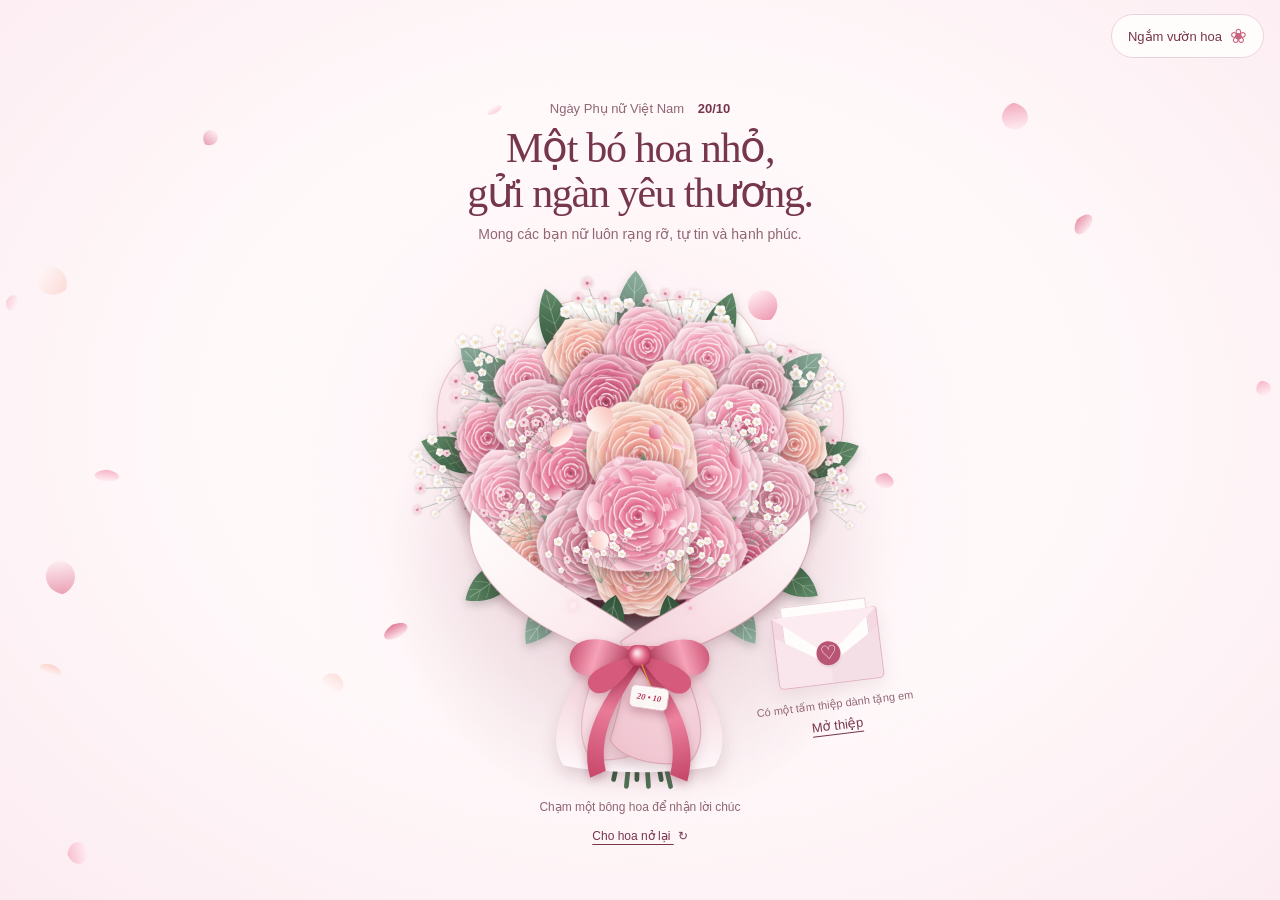
<file: index.html>
<!DOCTYPE html>
<html lang="vi">
<head>
  <meta charset="UTF-8">
  <meta name="viewport" content="width=device-width, initial-scale=1.0">
  <meta name="theme-color" content="#fff8fa">
  <meta name="description" content="Một bó hoa và tấm thiệp nhỏ, gửi những lời chúc dịu dàng nhân ngày Phụ nữ Việt Nam 20/10.">
  <title>Một bó hoa dành tặng các bạn · 20/10</title>
  <link rel="stylesheet" href="./style.css">
  <script src="./script.js" defer></script>
  <script src="./card.js" defer></script>
  <script src="./album.js" defer></script>
</head>
<body>
  <main>
    <a class="garden-link" href="./garden.html">Ngắm vườn hoa <span aria-hidden="true">❀</span></a>

    <canvas id="ambientPetalsCanvas" aria-hidden="true"></canvas>

    <header class="greeting">
      <p class="occasion">Ngày Phụ nữ Việt Nam <span>20/10</span></p>
      <h1>Một bó hoa nhỏ,<br>gửi ngàn yêu thương.</h1>
      <p class="greeting-caption">Mong các bạn nữ luôn rạng rỡ, tự tin và hạnh phúc.</p>
    </header>

    <div class="gift-layout">
      <section class="scene-column" aria-label="Hoa và những lời chúc 20/10">
        <div class="gift-visuals">
          <div class="bouquet-composition">
            <div
              id="bouquetStageWrapper"
              role="button"
              tabindex="0"
              aria-label="Bó hoa hồng. Nhấn Enter để nhận lời chúc; dùng phím mũi tên để chọn bông hoa."
              aria-describedby="bouquetHint"
            >
              <canvas id="bouquetCanvas" aria-hidden="true"></canvas>
            </div>

            <button
              class="envelope-button"
              id="openCard"
              type="button"
              aria-haspopup="dialog"
              aria-controls="greetingCard"
              aria-expanded="false"
              hidden
            >
              <span class="envelope" aria-hidden="true">
                <span class="envelope-letter">Gửi em</span>
                <span class="envelope-seal">♡</span>
              </span>
              <span class="envelope-caption">Có một tấm thiệp dành tặng em</span>
              <span class="envelope-action">Mở thiệp</span>
            </button>
          </div>
        </div>

        <footer class="scene-footer">
          <p id="bouquetHint" class="bouquet-hint">Chạm một bông hoa để nhận lời chúc</p>
          <p id="roseWish" class="rose-wish" role="status" aria-live="polite" aria-atomic="true"></p>
          <button class="text-button" id="replayBloom" type="button">
            Cho hoa nở lại <span aria-hidden="true">↻</span>
          </button>
        </footer>
      </section>

      <dialog id="greetingCard" class="card-dialog" aria-labelledby="cardTitle">
        <div class="letter-paper">
          <button class="close-button" id="closeCard" type="button" aria-label="Đóng thiệp">×</button>

          <div id="cardReading">
            <div class="letter-date" aria-label="Ngày 20 tháng 10">
              <span>20</span>
              <span class="date-stem" aria-hidden="true"></span>
              <span>10</span>
            </div>

            <p class="letter-recipient">Gửi <span id="cardRecipient">các bạn nữ</span>,</p>
            <h2 id="cardTitle">Chúc các bạn nữ một ngày 20/10 thật vui vẻ!</h2>
            <div class="letter-flower" aria-hidden="true">❀</div>
            <p id="cardMessage" class="letter-message"></p>

            <div class="letter-signoff">
              <p>Với thật nhiều thương mến,</p>
              <p id="cardSender" class="letter-signature"></p>
            </div>

            <div class="letter-fold" aria-hidden="true"></div>

            <div class="letter-actions">
              <button id="viewAlbum" class="text-button" type="button" aria-controls="memoryAlbum">
                Xem album kỷ niệm <span aria-hidden="true">♡</span>
              </button>
              <button id="editCard" class="text-button" type="button">
                Viết lời chúc riêng <span aria-hidden="true">✎</span>
              </button>
            </div>
          </div>

          <form id="cardEditor" hidden>
            <p class="editor-intro">Một lời chúc nhỏ gửi đến các bạn nữ nhân ngày 20/10.</p>
            <h2 id="editorTitle" class="editor-title">Viết chút yêu thương</h2>

            <label for="recipientInput">Gửi đến</label>
            <input id="recipientInput" name="recipient" maxlength="60" required autocomplete="off">

            <label for="messageInput">Lời chúc 20/10</label>
            <textarea id="messageInput" name="message" rows="7" maxlength="1500" required></textarea>

            <label for="senderInput">Người gửi</label>
            <input id="senderInput" name="sender" maxlength="60" required autocomplete="off">

            <p class="editor-hint">Lời chúc được lưu trên trình duyệt này.</p>

            <div class="editor-actions">
              <button class="primary-button" type="submit">Lưu lời chúc</button>
              <button class="text-button" id="cancelEdit" type="button">Hủy</button>
            </div>
          </form>

          <p id="cardStatus" class="card-status" role="status" aria-live="polite"></p>
        </div>
      </dialog>
    </div>

    <section id="memoryAlbum" class="memory-album" aria-labelledby="albumTitle" hidden>
      <header class="album-heading">
        <p class="album-note">Một chút yêu thương dành tặng các bạn nữ</p>
        <h2 id="albumTitle">Những khoảnh khắc đáng nhớ</h2>

        <button id="toggleAlbum" class="text-button" type="button" aria-expanded="false" aria-controls="albumPhotos">
          Xòe album <span aria-hidden="true">♡</span>
        </button>

        <button id="editAlbum" class="text-button" type="button" aria-expanded="false" aria-controls="albumPhotos">
          Thay ảnh <span aria-hidden="true">✎</span>
        </button>
      </header>

      <p id="albumEditHint" class="album-edit-hint" hidden>
        Chọn ảnh từ thiết bị của em, tối đa 20 MB mỗi ảnh. Ảnh được lưu trên trình duyệt này, không tự gửi sang thiết bị khác.
      </p>

      <p id="albumStatus" class="album-status" role="status" aria-live="polite" aria-atomic="true"></p>

      <div id="albumPhotos" class="album-photos">

        <!-- ẢNH 1 -->
        <figure class="portrait-card album-card">
          <div class="portrait-photo">
            <img
              src="./assets/hi1.jpg"
              alt="Ảnh kỷ niệm thứ nhất của người nhận thiệp"
              width="768"
              height="1024"
              decoding="async"
            >
          </div>

          <figcaption>
            <span class="portrait-dedication">Luôn luôn mỉm cười.</span>
            <span class="portrait-date">Luôn Luôn thật vui</span>
          </figcaption>

          <div class="photo-actions" hidden>
            <button class="text-button change-photo" type="button" aria-label="Đổi ảnh thứ nhất">Đổi ảnh</button>
            <button class="text-button reset-photo" type="button" aria-label="Khôi phục ảnh thứ nhất" disabled>Ảnh ban đầu</button>
            <input class="photo-input" type="file" accept="image/*" aria-label="Chọn ảnh thứ nhất" hidden>
          </div>
        </figure>

        <!-- ẢNH 2 -->
        <figure class="portrait-card album-card">
          <div class="portrait-photo">
            <img
              src="./assets/hi2.jpg"
              alt="Ảnh kỷ niệm thứ hai của người nhận thiệp"
              width="768"
              height="1024"
              decoding="async"
              loading="lazy"
            >
          </div>

          <figcaption>
            <span class="portrait-dedication">Luôn luôn bình yên.</span>
            <span class="portrait-date">Luôn luôn dịu dàng</span>
          </figcaption>

          <div class="photo-actions" hidden>
            <button class="text-button change-photo" type="button" aria-label="Đổi ảnh thứ hai">Đổi ảnh</button>
            <button class="text-button reset-photo" type="button" aria-label="Khôi phục ảnh thứ hai" disabled>Ảnh ban đầu</button>
            <input class="photo-input" type="file" accept="image/*" aria-label="Chọn ảnh thứ hai" hidden>
          </div>
        </figure>

        <!-- ẢNH 3: ĐÃ SỬA .png THÀNH .jpg -->
        <figure class="portrait-card album-card">
          <div class="portrait-photo">
            <img
              src="./assets/hi3.jpg"
              alt="Ảnh kỷ niệm thứ ba của người nhận thiệp"
              width="768"
              height="1024"
              decoding="async"
              loading="lazy"
            >
          </div>

          <figcaption>
            <span class="portrait-dedication">Luôn luôn rạng rỡ.</span>
            <span class="portrait-date">Càng ngày càng nhiều tiền</span>
          </figcaption>

          <div class="photo-actions" hidden>
            <button class="text-button change-photo" type="button" aria-label="Đổi ảnh thứ ba">Đổi ảnh</button>
            <button class="text-button reset-photo" type="button" aria-label="Khôi phục ảnh thứ ba" disabled>Ảnh ban đầu</button>
            <input class="photo-input" type="file" accept="image/*" aria-label="Chọn ảnh thứ ba" hidden>
          </div>
        </figure>

        <!-- ẢNH 4: ĐÃ SỬA .png THÀNH .jpg -->
        <figure class="portrait-card album-card">
          <div class="portrait-photo">
            <img
              src="./assets/hi4.jpg"
              alt="Ảnh thứ tư — nhấn Thay ảnh để thêm hình"
              width="768"
              height="1024"
              decoding="async"
              loading="lazy"
            >
          </div>

          <figcaption>
            <span class="portrait-dedication">Sớm lấy chồng nha 🌷</span>
            <span class="portrait-date">Luôn luôn hạnh phúc</span>
          </figcaption>

          <div class="photo-actions" hidden>
            <button class="text-button change-photo" type="button" aria-label="Thêm hoặc đổi ảnh thứ tư">Thêm ảnh</button>
            <button class="text-button reset-photo" type="button" aria-label="Khôi phục ảnh thứ tư" disabled>Ảnh ban đầu</button>
            <input class="photo-input" type="file" accept="image/*" aria-label="Chọn ảnh thứ tư" hidden>
          </div>
        </figure>

      </div>

      <p class="album-footnote">Có những điều nhỏ, nhớ lại vẫn thấy vui.</p>
    </section>

    <noscript>
      <p class="noscript-message">Bật JavaScript để ngắm hoa nở và mở thiệp 20/10 nhé.</p>
    </noscript>
  </main>
</body>
</html>
</file>
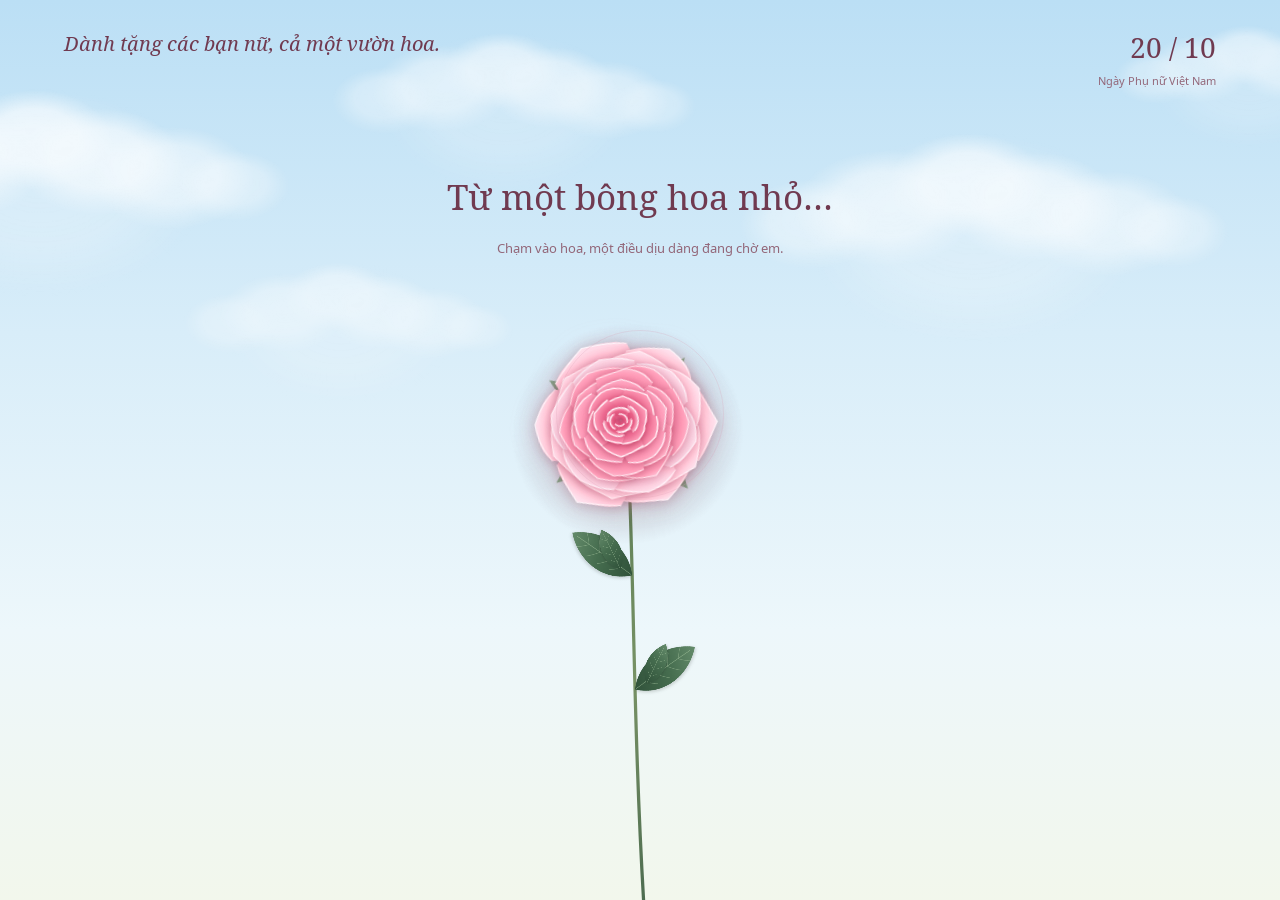
<file: garden.html>
<!DOCTYPE html>
<html lang="vi">
<head>
  <meta charset="UTF-8">
  <meta name="viewport" content="width=device-width, initial-scale=1.0">
  <meta name="theme-color" content="#bbdff5">
  <meta name="description" content="Chạm một bông hoa, đánh thức cả khu vườn và nhận một lời chúc dịu dàng ngày 20/10.">
  <title>Cả một vườn thương · 20/10</title>
  <link rel="preload" href="./assets/fonts/noto-serif-regular.woff2" as="font" type="font/woff2" crossorigin>
  <link rel="preload" href="./assets/fonts/noto-sans-regular.woff2" as="font" type="font/woff2" crossorigin>
  <style>
    @font-face {
      font-family: "Noto Serif";
      src: url("./assets/fonts/noto-serif-regular.woff2") format("woff2");
      font-style: normal; font-weight: 400; font-display: swap;
    }
    @font-face {
      font-family: "Noto Serif";
      src: url("./assets/fonts/noto-serif-italic.woff2") format("woff2");
      font-style: italic; font-weight: 400; font-display: swap;
    }
    @font-face {
      font-family: "Noto Sans";
      src: url("./assets/fonts/noto-sans-regular.woff2") format("woff2");
      font-style: normal; font-weight: 400; font-display: swap;
    }
    :root {
      color-scheme: light;
      --sky: #bbdff5;
      --ink: #703a50;
      --muted: #936779;
      --rose: #c66388;
      --leaf: #6c8b71;
      --paper: #fffdfc;
      --font-letter: "Noto Serif", serif;
      font-family: "Noto Sans", sans-serif;
      color: var(--ink);
      font-synthesis: none;
    }
    * { box-sizing: border-box; }
    [hidden] { display: none !important; }
    html, body { margin: 0; min-width: 280px; min-height: 100%; }
    body { background: var(--sky); -webkit-tap-highlight-color: transparent; }
    button { font: inherit; color: inherit; cursor: pointer; touch-action: manipulation; }
    button:focus-visible, input:focus-visible, textarea:focus-visible { outline: 2px solid var(--ink); outline-offset: 4px; }
    .garden {
      position: relative; min-height: 560px; height: 100svh; overflow: hidden;
      isolation: isolate;
      background: linear-gradient(180deg, #bbdff5 0%, #d8edf9 37%, #edf7fb 70%, #f2f7ec 100%);
    }
    .garden::after {
      content: ""; position: absolute; inset: 0; z-index: -2; pointer-events: none;
      background: radial-gradient(ellipse at 50% 110%, #d7e8caaa, transparent 58%);
      opacity: 0; transition: opacity 4s;
    }
    .garden.is-growing::after { opacity: 1; }
    .page-header {
      position: absolute; top: max(28px, env(safe-area-inset-top));
      left: clamp(24px, 5vw, 76px); right: clamp(24px, 5vw, 76px);
      display: flex; align-items: start; justify-content: space-between; gap: 24px;
      pointer-events: none;
    }
    .dedication { margin: 0; font: italic 20px/1.6 var(--font-letter); }
    .date { margin: 0; text-align: right; font-size: 11px; line-height: 1.7; color: var(--muted); }
    .date span { display: block; font: 28px/1.4 var(--font-letter); color: var(--ink); margin-bottom: 5px; }
    #flowers { position: absolute; inset: 0; z-index: -1; width: 100%; height: 100%; }
    .flower-button {
      position: absolute; left: 50%; top: 46%; transform: translate(-50%, -50%);
      width: 184px; height: 184px; border: 0; border-radius: 50%; background: transparent;
    }
    .flower-button::after {
      content: ""; position: absolute; inset: 8px; border: 1px solid #d69ab23b; border-radius: 50%;
      transition: transform .5s, border-color .5s;
    }
    .flower-button:hover::after { transform: scale(1.13); border-color: #c6638888; }
    .intro {
      position: absolute; left: 24px; right: 24px; top: 19%; text-align: center;
      transition: opacity .65s, transform .65s; pointer-events: none;
    }
    h1 { margin: 0; font: 400 clamp(25px, 3vw, 35px)/1.5 var(--font-letter); }
    .intro p { margin: 13px 0 0; font-size: 13px; line-height: 1.7; color: var(--muted); }
    .is-growing .intro { opacity: 0; transform: translateY(12px); }
    .progress {
      position: absolute; bottom: 36px; left: 20px; right: 20px; margin: 0;
      text-align: center; font: italic 17px/1.7 var(--font-letter);
      opacity: 0; transition: opacity .6s; pointer-events: none;
      text-shadow: 0 1px 12px #fff, 0 1px 8px #fff;
    }
    .is-growing:not(.is-ready) .progress { opacity: 1; }
    .garden-actions {
      position: absolute; bottom: max(24px, env(safe-area-inset-bottom)); left: 0; right: 0;
      display: flex; justify-content: center; flex-wrap: wrap; gap: 12px; padding: 0 16px;
    }
    .garden-actions button {
      border: 1px solid #dcb9c8; background: #fffdfcf2; border-radius: 30px;
      padding: 12px 20px; font-size: 12px; box-shadow: 0 3px 16px #76364d0c;
    }
    .garden-actions button:hover { background: #fae7ef; }
    dialog {
      width: min(480px, calc(100% - 36px)); max-height: calc(100svh - 36px);
      padding: 0; border: 0; overflow: auto; background: var(--paper); color: var(--ink);
      box-shadow: 0 24px 100px #69394d24, 0 2px 10px #69394d12;
      scrollbar-width: none;
      -ms-overflow-style: none;
    }
    dialog::-webkit-scrollbar { display: none; }
    dialog::backdrop { background: #eaf5fc3d; backdrop-filter: blur(3px); }
    dialog[open] { animation: unfold 1s cubic-bezier(.2,.8,.2,1) both; }
    .letter { position: relative; padding: 38px 42px 28px; text-align: center; }
    .letter::before { content: ""; position: absolute; inset: 10px; border: 1px solid #eed6e1; pointer-events: none; }
    .close-card { position: absolute; top: 15px; right: 16px; width: 34px; height: 34px; border: 0; background: transparent; font-size: 25px; }
    .letter-date { margin: 2px 0 20px; font: 24px/1.4 var(--font-letter); color: var(--rose); }
    .letter-date span { display: inline-block; width: 1px; height: 27px; background: #d9aec1; transform: rotate(24deg); margin: 0 15px -5px; }
    .letter-sprig { display: block; margin: 0 auto 17px; width: 75px; height: 55px; }
    .recipient { font: italic 17px/1.7 var(--font-letter); margin: 0 0 13px; }
    h2 { font: 400 clamp(26px, 5vw, 32px)/1.5 var(--font-letter); margin: 0 0 24px; text-wrap: balance; }
    .message { font-size: 14px; line-height: 1.95; margin: 0 0 15px; text-wrap: pretty; }
    .signature { margin: 24px 0; font: italic 17px/1.8 var(--font-letter); }
    .recipient, h2, .message, .signature { overflow-wrap: anywhere; }
    h2, .message, .signature { white-space: pre-wrap; }
    .letter-actions { display: flex; flex-wrap: wrap; justify-content: center; gap: 12px 20px; }
    .view-garden { position: relative; border: 0; border-bottom: 1px solid #cba1b2; padding: 7px 2px; background: transparent; font-size: 12px; }
    .card-editor { text-align: left; }
    .card-editor h2 { text-align: center; margin-bottom: 20px; font-size: 25px; }
    .card-editor label { display: block; margin: 16px 0 7px; font-size: 13px; }
    .card-editor input, .card-editor textarea {
      display: block; width: 100%; min-width: 0; padding: 10px 12px;
      border: 1px solid #dcb9c8; border-radius: 4px; background: #fff9fb;
      color: var(--ink); font: 16px/1.6 "Noto Sans", sans-serif;
    }
    .card-editor textarea { resize: vertical; }
    .editor-hint, .card-status { color: var(--muted); font-size: 12px; line-height: 1.7; }
    .card-status { margin: 0; }
    .card-status:not(:empty) { margin-top: 16px; }
    .editor-actions { display: flex; align-items: center; flex-wrap: wrap; gap: 20px; margin-top: 20px; }
    .save-card { border: 1px solid var(--ink); border-radius: 24px; padding: 11px 18px; background: var(--ink); color: var(--paper); font-size: 13px; }
    .noscript { position: absolute; top: 30%; left: 20px; right: 20px; text-align: center; line-height: 1.8; }
    @keyframes unfold { from { opacity: 0; transform: translateY(35px) rotate(-2deg) scale(.94); } to { opacity: 1; transform: none; } }
    @media (max-width: 600px) {
      .dedication { font-size: 18px; max-width: 150px; }
      .date { max-width: 130px; font-size: 10px; }
      .date span { font-size: 25px; }
      .letter { padding: 35px 26px 25px; }
      .intro { top: 18%; }
      h1 { font-size: clamp(23px, 5.8vw, 28px); }
    }
    @media (max-height: 600px) and (min-width: 600px) {
      .garden { min-height: 360px; }
      .intro { top: 38%; right: auto; width: 30%; text-align: left; }
      h1 { font-size: 24px; }
      .intro p { margin-top: 6px; }
      .page-header { top: 20px; }
    }
    @media (prefers-reduced-motion: reduce) {
      *, *::before, *::after { animation: none !important; transition: none !important; }
    }
  </style>
</head>
<body>
  <main class="garden" id="garden">
    <header class="page-header">
      <p class="dedication">Dành tặng các bạn nữ, cả một vườn hoa.</p>
      <p class="date"><span>20 / 10</span>Ngày Phụ nữ Việt Nam</p>
    </header>
    <canvas id="flowers" aria-hidden="true"></canvas>
    <button class="flower-button" id="bloom" type="button" aria-label="Chạm để cả vườn hoa nở" aria-describedby="introHint"></button>
    <div class="intro" id="intro">
      <h1>Từ một bông hoa nhỏ…</h1>
      <p id="introHint">Chạm vào hoa, một điều dịu dàng đang chờ em.</p>
    </div>
    <p class="progress" id="status" role="status" aria-live="polite" aria-atomic="true"></p>
    <nav class="garden-actions" id="actions" aria-label="Vườn hoa và thiệp" hidden>
      <button id="readCard" type="button" aria-haspopup="dialog" aria-controls="wishCard">Đọc lại thiệp</button>
      <button id="replay" type="button">Cho hoa nở lại</button>
    </nav>
    <dialog id="wishCard" aria-labelledby="cardTitle">
      <article class="letter">
        <button class="close-card" id="closeCard" type="button" aria-label="Đóng thiệp">×</button>
        <p class="letter-date">20<span aria-hidden="true"></span>10</p>
        <svg class="letter-sprig" viewBox="0 0 90 64" fill="none" aria-hidden="true">
          <path d="M45 59 Q41 40 46 21 M44 49 Q25 47 23 35 Q39 33 44 49 M44 40 Q60 39 65 28 Q51 28 44 40" stroke="#78947a" stroke-width="1.2" fill="#dfe9d9"/>
          <g fill="#ecc1d2" stroke="#c9789a" stroke-width=".6">
            <ellipse cx="39" cy="17" rx="8" ry="12" transform="rotate(-40 39 17)"/>
            <ellipse cx="52" cy="17" rx="8" ry="12" transform="rotate(40 52 17)"/>
            <ellipse cx="45" cy="15" rx="8" ry="12"/>
            <path d="M30 19 Q44 17 45 30 Q33 32 30 19 M60 19 Q46 17 45 30 Q58 32 60 19"/>
          </g>
        </svg>
        <div id="cardReading">
          <p class="recipient">Gửi <span id="cardRecipient">các bạn nữ</span>,</p>
          <h2 id="cardTitle">Chúc các bạn nữ một ngày 20/10 thật vui vẻ!</h2>
          <div id="cardMessage">
            <p class="message">Chúc các bạn nữ một ngày 20/10 thật vui vẻ, luôn xinh đẹp, tự tin và gặp nhiều may mắn.</p>
            <p class="message">Mong các bạn không chỉ được yêu thương hôm nay mà còn được trân trọng trong mọi ngày thường nhật. Chúc mỗi cô gái đều có đủ bản lĩnh để theo đuổi ước mơ, đủ bình yên để mỉm cười và đủ hạnh phúc để luôn yêu cuộc sống của mình. 🌷❤️</p>
            <p class="message"></p>
          </div>
          <p class="signature" id="cardSignature">Bạn Hưng giấu tên 🤫</p>
          <div class="letter-actions">
            <button class="view-garden" id="viewGarden" type="button" autofocus>Ngắm vườn hoa</button>
            <button class="view-garden" id="editCard" type="button">Viết lời chúc riêng</button>
          </div>
        </div>
        <form class="card-editor" id="cardEditor" hidden>
          <h2 id="editorTitle">Viết chút yêu thương</h2>
          <label for="recipientInput">Gửi đến</label>
          <input id="recipientInput" name="recipient" maxlength="60" required autocomplete="off">
          <label for="titleInput">Tiêu đề thiệp</label>
          <textarea id="titleInput" name="title" rows="2" maxlength="160" required></textarea>
          <label for="messageInput">Lời chúc 20/10</label>
          <textarea id="messageInput" name="message" rows="7" maxlength="3000" required></textarea>
          <label for="signatureInput">Chữ ký</label>
          <input id="signatureInput" name="signature" maxlength="120" required autocomplete="off">
          <p class="editor-hint">Lời chúc được lưu trên trình duyệt này. Cách một dòng để bắt đầu đoạn mới.</p>
          <div class="editor-actions">
            <button class="save-card" type="submit">Lưu lời chúc</button>
            <button class="view-garden" id="cancelEdit" type="button">Hủy</button>
          </div>
        </form>
        <p class="card-status" id="cardStatus" role="status" aria-live="polite"></p>
      </article>
    </dialog>
    <noscript><p class="noscript">Bật JavaScript để chạm vào hoa và mở thiệp nhé.<br>Chúc các bạn nữ ngày 20/10 vui vẻ, tự tin và hạnh phúc!</p></noscript>
  </main>
  <script src="./garden-botany.js"></script>
  <script src="./garden-card.js"></script>
  <script>
    (() => {
      'use strict';
      const garden = document.getElementById('garden');
      const canvas = document.getElementById('flowers');
      const ctx = canvas.getContext('2d');
      const bloomButton = document.getElementById('bloom');
      const card = document.getElementById('wishCard');
      const actions = document.getElementById('actions');
      const status = document.getElementById('status');
      const motion = matchMedia('(prefers-reduced-motion: reduce)');
      const TAU = Math.PI * 2;
      const clamp = n => Math.max(0, Math.min(1, n));
      const ease = n => 1 - Math.pow(1 - clamp(n), 3);
      let seed = 2010;
      const random = () => { seed = seed * 16807 % 2147483647; return (seed - 1) / 2147483646; };
      const { createRealisticRoseSprite, createRoseBudSprite, drawBotanicalLeaf } = window.GardenBotany;
      const paletteKeys = ['sweetBlush', 'pastelPink', 'creamPeach', 'pearlVintage', 'berryRomance', 'paleGreen', 'skyBlue', 'pearlWhite'];
      // Bake the soft focus and bloom into the sprites once, keeping the live scene light.
      function softenPetals(source, logicalSize, radius) {
        const image = document.createElement('canvas');
        image.width = source.width; image.height = source.height;
        const c = image.getContext('2d');
        const pixelRatio = source.width / logicalSize;
        c.globalAlpha = .3;
        c.filter = `blur(${radius * .13 * pixelRatio}px) brightness(1.35)`;
        c.drawImage(source, 0, 0);
        c.globalAlpha = 1;
        c.filter = `blur(${radius * .009 * pixelRatio}px) brightness(1.06)`;
        c.drawImage(source, 0, 0);
        return image;
      }
      // Use the same layered roses as index.html, cached at the sizes used in this scene.
      // Fully open flowers need only one draw instead of repainting every petal each frame.
      function prepareRose(config) {
        const rose = createRealisticRoseSprite(config);
        rose.whorlCanvases = rose.whorlCanvases.map(layer => softenPetals(layer, rose.logicalSize, rose.radius));
        const openCanvas = document.createElement('canvas');
        openCanvas.width = rose.baseCanvas.width;
        openCanvas.height = rose.baseCanvas.height;
        const c = openCanvas.getContext('2d');
        c.drawImage(rose.baseCanvas, 0, 0);
        rose.whorlCanvases.forEach(layer => c.drawImage(layer, 0, 0));
        return { ...rose, openCanvas };
      }
      const sprites = paletteKeys.flatMap((paletteKey, i) => ['garden', 'classic', 'peony'].map((variety, j) => prepareRose({
        radius: 46, paletteKey, variety, seed: 2010 + i * 107 + j * 41,
        tiltX: (j - 1) * .65, tiltY: -.2 + (i % 5) * .08, hasDewdrop: j === 0
      })));
      const heroSprite = prepareRose({ radius: 86, paletteKey: 'sweetBlush', variety: 'garden', tiltX: -.22, tiltY: -.3, seed: 2010, hasDewdrop: true });
      const budSprites = paletteKeys.map(paletteKey => {
        const bud = createRoseBudSprite({ paletteKey });
        return { ...bud, canvas: softenPetals(bud.canvas, bud.logicalSize, bud.radius) };
      });
      const leafCanvas = document.createElement('canvas');
      leafCanvas.width = 300; leafCanvas.height = 200;
      const leafContext = leafCanvas.getContext('2d');
      leafContext.scale(2, 2);
      drawBotanicalLeaf(leafContext, 20, 50, 0, 100, 31);
      // Soft cloud puffs are painted once, then drift behind the flowers.
      const cloudCanvas = document.createElement('canvas');
      cloudCanvas.width = 720; cloudCanvas.height = 360;
      const cloudContext = cloudCanvas.getContext('2d');
      const cloudPuffs = [
        [125, 164, 92, .52], [225, 143, 119, .67], [333, 112, 104, .81],
        [420, 141, 111, .75], [519, 163, 108, .61], [600, 174, 75, .43],
        [340, 183, 219, .3]
      ];
      cloudPuffs.forEach(([x, y, radius, opacity]) => {
        cloudContext.save(); cloudContext.translate(x, y); cloudContext.scale(1, .64);
        const puff = cloudContext.createRadialGradient(0, -radius * .12, radius * .16, 0, 0, radius);
        puff.addColorStop(0, `rgba(255,255,255,${opacity})`);
        puff.addColorStop(.48, `rgba(255,255,255,${opacity * .87})`);
        puff.addColorStop(.8, `rgba(255,255,255,${opacity * .3})`);
        puff.addColorStop(1, 'rgba(255,255,255,0)');
        cloudContext.fillStyle = puff; cloudContext.beginPath(); cloudContext.arc(0, 0, radius, 0, TAU); cloudContext.fill();
        cloudContext.restore();
      });
      const clouds = [
        { x: .04, y: .17, size: .42, opacity: .82, speed: 2.7 },
        { x: .4, y: .09, size: .32, opacity: .67, speed: 3.8 },
        { x: .77, y: .22, size: .43, opacity: .78, speed: 2.2 },
        { x: .27, y: .34, size: .29, opacity: .52, speed: 4.1 },
        { x: .98, y: .07, size: .25, opacity: .59, speed: 3.1 }
      ];
      const whorlDelays = [0, .12, .24, .34];
      const closedScales = [.44, .36, .28, .38];
      const twistAngles = [.52, -.78, 1.05, -1.35];
      const flowers = [];
      // Distant flowers are smaller and paler; foreground flowers grow taller and fuller.
      for (let row = 0; row < 5; row++) {
        const count = 24 + row * 2;
        for (let i = 0; i < count; i++) {
          const x = (i + random()) / count;
          flowers.push({
            x, y: .49 + row * .092 + (random() - .5) * .22, depth: row,
            radius: 17 + row * 5 + random() * 15,
            stem: .18 + random() * .22,
            bend: (random() - .5) * 65,
            phase: random() * TAU, rotation: (random() - .5) * .9,
            sprite: Math.floor(random() * sprites.length),
            delay: .3 + Math.abs(x - .5) * 4.2 + row * .36 + random() * .9,
            alpha: .6 + row * .1, tilt: .8 + random() * .2,
            offsetX: 0, offsetY: 0, hover: 0
          });
        }
      }
      // Keep some flowers as closed buds, scattered through all five depth layers.
      for (let i = 0; i < 20; i++) {
        const row = Math.floor(i / 4);
        flowers.push({
          x: (i % 4 + .25 + random() * .5) / 4,
          y: .45 + row * .087 + (random() - .5) * .065,
          depth: row, radius: 13 + row * 2.5 + random() * 4,
          stem: .2 + random() * .15, bend: (random() - .5) * 45,
          phase: random() * TAU, rotation: (random() - .5) * .5,
          bud: true, sprite: i * 3 % budSprites.length,
          delay: .6 + random() * 2.4 + row * .4,
          alpha: .75 + row * .06, tilt: 1,
          offsetX: 0, offsetY: 0, hover: 0
        });
      }
      flowers.sort((a, b) => a.depth - b.depth);
      const petals = Array.from({ length: 18 }, () => ({ x: random(), y: random(), phase: random() * TAU, size: 3 + random() * 4, speed: 9 + random() * 12 }));
      const hero = { x: .5, y: .46, radius: 76, stem: .25, bend: 5, phase: 0, rotation: -.15, tilt: .95, offsetX: 0, offsetY: 0, hover: 0 };
      const pointer = { x: -1000, y: -1000 };
      let width = 0, height = 0, scale = 1, frame = 0, lastFrame = 0;
      let sceneTime = 0;
      let state = 'idle', started = 0, pausedAt = 0;

      function leaf(x, y, direction, size, flutter) {
        ctx.save(); ctx.translate(x, y); ctx.scale(direction, 1); ctx.rotate(-.58 + flutter);
        ctx.drawImage(leafCanvas, -size * .2, -size * .5, size * 1.5, size);
        ctx.restore();
      }

      function drawFlower(f, growth, time, smoothing, isHero = false) {
        if (growth <= 0) return;
        const p = ease(growth);
        const x = f.x * width;
        const targetY = f.y * height;
        const root = Math.max(height * 1.04, targetY + f.stem * height);
        const y = root - (root - targetY) * p;
        // A traveling breeze bends taller stems more, with a small individual flutter.
        const wind = motion.matches ? 0 : Math.sin(time * .00125 + f.x * 4.5) * .72 + Math.sin(time * .002 + f.phase) * .28;
        const lean = wind * (isHero ? .06 : .048);
        const sway = Math.sin(lean) * (root - y) * p;
        const r = f.radius * scale;
        const dx = x - pointer.x, dy = y - pointer.y;
        const distance = Math.hypot(dx, dy);
        const proximity = !motion.matches && !card.open ? clamp(1 - distance / (r * 2.3)) : 0;
        f.offsetX += ((dx / (distance || 1)) * proximity * r * .13 - f.offsetX) * smoothing;
        f.offsetY += ((dy / (distance || 1)) * proximity * r * .08 - f.offsetY) * smoothing;
        f.hover += (proximity - f.hover) * smoothing;
        const headX = x + sway + f.offsetX;
        const headY = y + (1 - Math.cos(lean)) * (root - y) + f.offsetY;
        const baseX = x + f.bend * scale;
        const controlX1 = x - f.bend * scale + sway * .15;
        const controlY1 = root - (root - headY) * .4;
        const controlX2 = headX + 8 * scale + sway * .12;
        const controlY2 = headY + (root - headY) * .22;
        ctx.save(); ctx.globalAlpha = isHero ? 1 : Math.min(1, f.alpha) * clamp(growth * 3);
        const stemColor = ctx.createLinearGradient(baseX - 2, root, headX + 2, headY);
        stemColor.addColorStop(0, '#46664c'); stemColor.addColorStop(.5, '#789265'); stemColor.addColorStop(1, '#587b53');
        ctx.strokeStyle = stemColor;
        ctx.lineWidth = isHero ? 2.8 * scale : Math.max(1, r * .05);
        ctx.lineCap = 'round';
        ctx.beginPath(); ctx.moveTo(baseX, root);
        ctx.bezierCurveTo(controlX1, controlY1, controlX2, controlY2, headX, headY);
        ctx.stroke();
        if (growth > .15) {
          // Attach each leaf to the actual curved stem so the whole plant moves together.
          (isHero ? [.42, .64] : [.38, .64]).forEach((t, i) => {
            const u = 1 - t;
            const lx = u ** 3 * baseX + 3 * u * u * t * controlX1 + 3 * u * t * t * controlX2 + t ** 3 * headX;
            const ly = u ** 3 * root + 3 * u * u * t * controlY1 + 3 * u * t * t * controlY2 + t ** 3 * headY;
            const length = r * (isHero ? .85 : .95) * p;
            leaf(lx, ly, i ? -1 : 1, length, wind * .085);
            if (isHero) leaf(lx + (i ? -10 : 10) * scale, ly - 5 * scale, i ? -1 : 1, length * .6, -.5 + wind * .09);
          });
        }
        ctx.translate(headX, headY);
        ctx.rotate(f.rotation + wind * .095 + f.offsetX * .003);
        const breath = motion.matches ? 1 : 1 + Math.sin(time * .0014 + f.phase) * .008;
        ctx.scale(breath * (1 + f.hover * .04), f.tilt * breath * (1 + f.hover * .04));
        if (f.bud) {
          const bud = budSprites[f.sprite];
          const size = bud.logicalSize * r / bud.radius;
          ctx.scale(.4 + p * .6, .4 + p * .6);
          ctx.drawImage(bud.canvas, -size / 2, -size / 2, size, size);
          ctx.restore();
          return;
        }
        const rose = isHero ? heroSprite : sprites[f.sprite];
        const size = rose.logicalSize * r / rose.radius;
        if (growth >= 1) {
          ctx.drawImage(rose.openCanvas, -size / 2, -size / 2, size, size);
        } else {
          ctx.save(); ctx.scale(.5 + p * .5, .5 + p * .5);
          ctx.drawImage(rose.baseCanvas, -size / 2, -size / 2, size, size); ctx.restore();
          rose.whorlCanvases.forEach((layer, i) => {
            const open = ease((growth - whorlDelays[i]) / (1 - whorlDelays[i]));
            const unfurl = closedScales[i] + (1 - closedScales[i]) * open;
            ctx.save(); ctx.rotate((1 - open) * twistAngles[i]);
            ctx.scale(unfurl, unfurl * (.78 + open * .22));
            ctx.drawImage(layer, -size / 2, -size / 2, size, size); ctx.restore();
          });
        }
        ctx.restore();
      }

      function drawPetals(elapsed, time) {
        ctx.save();
        petals.forEach(petal => {
          const x = ((petal.x * width + time * .009 + Math.sin(time * .0006 + petal.phase) * 35) % (width + 60)) - 30;
          const y = ((petal.y * height + time * petal.speed * .001) % (height + 60)) - 30;
          ctx.save(); ctx.globalAlpha = Math.min(elapsed / 3, 1) * .55;
          ctx.translate(x, y); ctx.rotate(petal.phase + time * .0007);
          ctx.scale(.55 + Math.abs(Math.sin(time * .001 + petal.phase)) * .45, 1);
          const color = ctx.createLinearGradient(0, -petal.size, 0, petal.size);
          color.addColorStop(0, '#fff3f7'); color.addColorStop(1, '#d887a6'); ctx.fillStyle = color;
          ctx.beginPath(); ctx.moveTo(0, -petal.size);
          ctx.bezierCurveTo(petal.size * 1.3, -petal.size, petal.size * .8, petal.size * .8, 0, petal.size);
          ctx.bezierCurveTo(-petal.size, petal.size * .2, -petal.size * .6, -petal.size * .9, 0, -petal.size);
          ctx.fill(); ctx.restore();
        });
        ctx.restore();
      }

      function drawClouds(time) {
        ctx.save();
        clouds.forEach(cloud => {
          const cloudWidth = Math.max(240, width * cloud.size);
          const travel = width + cloudWidth * 2;
          const x = ((cloud.x * width + time * cloud.speed * .001 + cloudWidth) % travel) - cloudWidth;
          const y = height * cloud.y;
          ctx.globalAlpha = cloud.opacity;
          ctx.drawImage(cloudCanvas, x - cloudWidth * .5, y - cloudWidth * .18, cloudWidth, cloudWidth * cloudCanvas.height / cloudCanvas.width);
        });
        ctx.restore();
      }

      function openCard() {
        if (!card.open) card.showModal();
      }
      function finish() {
        state = 'ready'; garden.classList.add('is-ready'); actions.hidden = false;
        status.textContent = 'Cả vườn hoa đã nở. Một tấm thiệp dành tặng Mẹ.';
        openCard();
      }
      function draw(time) {
        frame = 0;
        const delta = lastFrame ? Math.min(50, time - lastFrame) : 16.67;
        lastFrame = time;
        if (!motion.matches) sceneTime += delta;
        const smoothing = motion.matches ? 1 : 1 - Math.exp(-delta / 140);
        ctx.clearRect(0, 0, width, height);
        drawClouds(sceneTime);
        const elapsed = state === 'idle' ? 0 : (time - started) / 1000;
        const instant = motion.matches && state !== 'idle';
        if (state !== 'idle') {
          flowers.forEach(f => drawFlower(f, state === 'ready' || instant ? 1 : clamp((elapsed - f.delay) / 1.9), sceneTime, smoothing));
        }
        drawFlower(hero, state === 'idle' ? .72 : state === 'ready' || instant ? 1 : .72 + .28 * clamp(elapsed / 1.8), sceneTime, smoothing, true);
        if (state !== 'idle' && !motion.matches) drawPetals(elapsed, sceneTime);
        if (state === 'growing' && (instant || elapsed >= 6.8)) finish();
        if (!motion.matches && !document.hidden) frame = requestAnimationFrame(draw);
      }
      function render() {
        cancelAnimationFrame(frame);
        if (!document.hidden) frame = requestAnimationFrame(draw);
      }
      garden.addEventListener('pointermove', event => {
        if (event.pointerType !== 'mouse' || motion.matches) return;
        const rect = garden.getBoundingClientRect();
        pointer.x = event.clientX - rect.left; pointer.y = event.clientY - rect.top;
      });
      garden.addEventListener('pointerleave', () => { pointer.x = pointer.y = -1000; });
      function resize() {
        const rect = garden.getBoundingClientRect();
        width = rect.width; height = rect.height;
        scale = Math.min(1.22, Math.max(.68, width / 1100));
        const dpr = Math.min(devicePixelRatio || 1, 2);
        canvas.width = Math.round(width * dpr); canvas.height = Math.round(height * dpr);
        ctx.setTransform(dpr, 0, 0, dpr, 0, 0); render();
      }
      function start() {
        if (state !== 'idle') return;
        state = 'growing'; started = performance.now();
        garden.classList.add('is-growing'); bloomButton.hidden = true;
        document.getElementById('intro').setAttribute('aria-hidden', 'true');
        status.textContent = 'Từ một bông hoa, cả khu vườn đang thức giấc…'; render();
      }
      function closeCard() { card.close(); }
      bloomButton.addEventListener('click', start);
      document.getElementById('readCard').addEventListener('click', openCard);
      document.getElementById('closeCard').addEventListener('click', closeCard);
      document.getElementById('viewGarden').addEventListener('click', closeCard);
      card.addEventListener('close', () => document.getElementById('readCard').focus({ preventScroll: true }));
      document.getElementById('replay').addEventListener('click', () => {
        state = 'idle'; garden.classList.remove('is-growing', 'is-ready');
        actions.hidden = true; bloomButton.hidden = false; status.textContent = '';
        document.getElementById('intro').removeAttribute('aria-hidden');
        bloomButton.focus({ preventScroll: true }); render();
      });
      document.addEventListener('visibilitychange', () => {
        if (document.hidden) { pausedAt = performance.now(); cancelAnimationFrame(frame); frame = 0; lastFrame = 0; }
        else { if (pausedAt && state === 'growing') started += performance.now() - pausedAt; pausedAt = 0; render(); }
      });
      motion.addEventListener('change', render);
      new ResizeObserver(resize).observe(garden);
      resize();
    })();
  </script>
</body>
</html>
</file>
<file: style.css>
:root {
  --paper: #fffdfb;
  --blush: #fff8fa;
  --rose: #c7637d;
  --ink: #76364d;
  --muted: #916674;
  --line: #ecd3db;
  --bouquet-size: clamp(210px, calc(100dvh - 300px), 560px);
  color: var(--ink);
  font-family: "Segoe UI", Arial, sans-serif;
  font-synthesis: none;
}
* { box-sizing: border-box; }
[hidden] { display: none !important; }
html, body { margin: 0; min-width: 320px; min-height: 100%; }
body {
  background: radial-gradient(ellipse at 50% 46%, #fffdfd 0%, #fff9fa 47%, #fcecf1 100%);
  -webkit-tap-highlight-color: transparent;
}
button, input, textarea { font: inherit; }
button { color: inherit; cursor: pointer; touch-action: manipulation; }
button:focus-visible, a:focus-visible, [tabindex]:focus-visible, input:focus-visible, textarea:focus-visible {
  outline: 2px solid var(--ink); outline-offset: 5px;
}
main {
  min-height: 100vh; min-height: 100dvh;
  display: grid; align-content: center;
  position: relative; isolation: isolate;
  padding: max(72px, calc(env(safe-area-inset-top) + 64px)) clamp(16px, 3vw, 48px) max(16px, env(safe-area-inset-bottom));
}
.garden-link {
  position: absolute; top: max(14px, env(safe-area-inset-top));
  right: max(16px, env(safe-area-inset-right)); z-index: 4;
  display: inline-flex; align-items: center; gap: 8px;
  min-height: 44px; padding: 10px 16px; border: 1px solid var(--line); border-radius: 24px;
  background: var(--paper); color: var(--ink); font-size: 13px; text-decoration: none;
}
.garden-link:hover { background: #fae7ef; }
.garden-link span { color: var(--rose); font-size: 20px; line-height: 1; }
.gift-layout {
  width: min(100%, 1040px); margin-inline: auto;
  display: grid; grid-template-columns: minmax(0, 1fr); align-items: start;
  gap: 32px clamp(28px, 4vw, 60px);
}
.scene-column { min-width: 0; display: flex; flex-direction: column; align-items: center; }
.gift-visuals {
  width: 100%; margin: 4px auto 0; display: grid; place-items: center;
}
.portrait-card {
  position: relative; min-width: 0; width: 100%; max-width: 275px;
  justify-self: center; margin: 0; padding: 10px 10px 0;
  background: var(--paper); border: 1px solid #ecd3db99;
  box-shadow: 0 14px 40px #76364d10, 0 2px 7px #76364d08;
  transform-origin: top left;
}
.portrait-photo { overflow: hidden; aspect-ratio: 3 / 4; background: #f3e4e5; }
.portrait-photo img { display: block; width: 100%; height: 100%; object-fit: cover; object-position: center; }
.portrait-card figcaption { padding: 19px 6px 20px; text-align: center; }
.portrait-dedication { display: block; font: italic clamp(16px, 1.6vw, 21px)/1.45 "Palatino Linotype", Georgia, serif; text-wrap: pretty; }
.portrait-date { display: block; color: var(--muted); margin-top: 11px; font-size: 10px; line-height: 1.6; }
main::before {
  content: ''; position: absolute; left: 50%; top: 52%; z-index: -1;
  width: min(90vw, 700px); aspect-ratio: 1;
  transform: translate(-50%, -50%); border-radius: 50%;
  background: radial-gradient(circle, rgba(252, 210, 223, .45), rgba(254, 235, 242, .16) 57%, transparent 73%);
  filter: blur(26px); pointer-events: none;
}
.greeting { width: fit-content; max-width: 100%; margin: 0 auto 8px; transform-origin: top left; position: relative; z-index: 1; text-align: center; }
.occasion { margin: 0 0 10px; font-size: 13px; color: var(--muted); }
.occasion span { margin-left: 10px; color: var(--ink); font-weight: 600; }
h1, h2, .letter-recipient { font-family: "Palatino Linotype", "Book Antiqua", Palatino, Georgia, serif; font-weight: 400; }
h1 { margin: 0; font-size: clamp(28px, 3.4vw, 42px); line-height: 1.08; letter-spacing: -1.3px; }
.greeting-caption { font-size: 14px; color: var(--muted); margin: 10px 0 0; }
.bouquet-composition {
  position: relative; min-width: 0; margin: -12px auto -8px;
  width: min(100%, var(--bouquet-size));
  transform-origin: top left;
}
#bouquetStageWrapper {
  position: relative; width: 100%; aspect-ratio: 1; border-radius: 45%;
  cursor: pointer; touch-action: manipulation;
  animation: bouquet-entrance 1.15s cubic-bezier(.16, 1, .3, 1) both;
}
#bouquetCanvas { width: 100%; height: 100%; display: block; }
.envelope-button {
  position: absolute; right: 8px; top: 66%; width: clamp(126px, 29%, 164px);
  padding: 0; border: 0; background: transparent; text-align: center;
  transform: rotate(-7deg); animation: envelope-arrival .8s cubic-bezier(.2,.8,.2,1) both;
}
.envelope {
  position: relative; display: block; width: 106px; height: 72px; margin: 0 auto 12px;
  background: #f5d9e2; border: 1px solid #e3b5c4; border-radius: 2px 2px 5px 5px;
  box-shadow: 0 8px 18px #76364d18;
}
.envelope::before {
  content: ''; position: absolute; inset: 0; z-index: 2;
  background: linear-gradient(32deg, #f9e6ec 49%, transparent 50%) left / 51% 100% no-repeat,
              linear-gradient(-32deg, #f5dfe7 49%, transparent 50%) right / 51% 100% no-repeat;
  border-radius: inherit;
}
.envelope::after {
  content: ''; position: absolute; inset: -1px -1px 0; z-index: 3;
  background: #fcebf0; clip-path: polygon(0 0, 100% 0, 50% 61%);
  transform-origin: top; transition: transform .4s ease;
}
.envelope-letter {
  position: absolute; inset: -11px 9px 9px; padding: 12px 0 0;
  background: var(--paper); border: 1px solid var(--line);
  font-family: Georgia, serif; font-style: italic; font-size: 13px;
  transition: transform .4s ease;
}
.envelope-seal {
  position: absolute; left: calc(50% - 12px); top: 28px; z-index: 4;
  width: 24px; height: 24px; border-radius: 50%; background: #b85575;
  color: #fff6f8; font: 19px/24px Georgia, serif; box-shadow: 0 2px 3px #76364d22;
}
.envelope-caption, .envelope-action { display: block; font-size: 11px; line-height: 1.5; }
.envelope-caption { color: var(--muted); }
.envelope-action { font-size: 13px; text-decoration: underline; text-underline-offset: 4px; margin-top: 3px; }
@media (hover: hover) {
  .envelope-button:hover .envelope-letter { transform: translateY(-7px); }
  .envelope-button:hover .envelope::after { transform: rotateX(35deg); }
}
.scene-footer { transform-origin: top left; width: min(100%, 540px); margin-top: 6px; text-align: center; position: relative; z-index: 1; }
.bouquet-hint { font-size: 12px; color: var(--muted); margin: 0; }
.rose-wish { font: italic 17px/1.6 Georgia, serif; margin: 6px auto 2px; max-width: 440px; min-height: 54px; text-wrap: pretty; }
.rose-wish:empty { min-height: 0; margin: 0; }
.rose-wish.is-new { animation: wish-arrival .4s ease both; }
.text-button { border: 0; background: transparent; padding: 12px 8px; font-size: 12px; text-decoration: underline; text-underline-offset: 4px; }
.text-button span { display: inline-block; margin-left: 4px; text-decoration: none; }
#replayBloom { margin-top: 3px; }
#ambientPetalsCanvas { position: fixed; inset: 0; width: 100%; height: 100%; display: block; pointer-events: none; z-index: 2; }
.card-dialog {
  position: relative; z-index: 3; inset: auto; justify-self: center; align-self: start;
  width: min(100%, 620px); min-width: 0; max-width: none; max-height: none; margin: 0;
  padding: 0; border: 0; border-radius: 5px; color: var(--ink);
  background: var(--paper); box-shadow: 0 20px 70px #76364d14, 0 2px 8px #76364d0d;
  overflow: visible; scroll-margin-block: 24px;
}
.card-dialog[open] { animation: letter-open .45s .4s cubic-bezier(.16,1,.3,1) both; }
.letter-paper { position: relative; padding: 18px 30px 10px; background: linear-gradient(90deg, transparent 49.7%, #eedde33b 50%, transparent 50.3%), var(--paper); }
.letter-paper::before { content: ''; position: absolute; inset: 10px; border: 1px solid #ecd3db99; border-radius: 2px; pointer-events: none; }
.close-button { position: absolute; right: 15px; top: 14px; z-index: 1; width: 36px; height: 36px; background: transparent; border: 0; border-radius: 50%; font-size: 25px; font-weight: 300; }
.close-button:hover { background: #f9eaf0; }
.letter-date { display: flex; align-items: center; justify-content: center; gap: 13px; font: 28px/1.1 Georgia, serif; color: var(--rose); margin: 0 0 10px; }
.date-stem { width: 1px; height: 32px; background: var(--line); transform: rotate(25deg); }
.letter-recipient { margin: 0 0 10px; font-size: 19px; overflow-wrap: anywhere; }
#cardTitle { margin: 0; font-size: 31px; line-height: 1.2; letter-spacing: -.6px; }
.letter-flower { text-align: center; font: 29px/1 Georgia, serif; color: var(--rose); margin: 6px 0 8px; }
.letter-message { white-space: pre-wrap; overflow-wrap: anywhere; font-size: 14px; line-height: 1.65; margin: 0; }
.message-paragraph { display: block; }
.message-paragraph + .message-paragraph { margin-top: 12px; }
.letter-signoff { margin-top: 10px; text-align: right; }
.letter-signoff > p:first-child { margin: 0 0 3px; font-size: 12px; color: var(--muted); }
.letter-signature { font: italic 23px/1.4 "Palatino Linotype", Georgia, serif; margin: 0; overflow-wrap: anywhere; }
.letter-fold { height: 1px; margin: 8px -30px 2px; background: #ecd3db77; box-shadow: 0 1px 2px #76364d08; }
.letter-actions { text-align: center; }
.letter-actions .text-button { padding-block: 8px; }
.card-status { font-size: 12px; color: var(--muted); text-align: center; margin: 0; line-height: 1.6; }
.card-status:not(:empty) { padding: 8px 0; }
.editor-intro { margin: 10px 0; font-size: 12px; color: var(--muted); }
.editor-title { font-size: 27px; line-height: 1.2; margin: 0 0 26px; }
#cardEditor label { display: block; font-size: 13px; margin: 18px 0 8px; }
#cardEditor input, #cardEditor textarea { width: 100%; border: 1px solid #dcb8c5; border-radius: 5px; background: #fff9fb; color: var(--ink); padding: 11px 12px; font-size: 14px; line-height: 1.6; }
#cardEditor textarea { resize: vertical; min-height: 150px; }
.editor-hint { font-size: 11px; color: var(--muted); line-height: 1.7; margin-top: 14px; }
.editor-actions { display: flex; align-items: center; gap: 16px; margin: 20px 0 10px; }
.primary-button { border: 1px solid var(--ink); border-radius: 5px; padding: 12px 20px; font-size: 13px; background: var(--ink); color: var(--paper); }
.noscript-message { text-align: center; font-size: 14px; }
/* The album is a second chapter, revealed only after the letter is opened. */
.memory-album {
  position: relative; z-index: 3; width: min(100%, 850px); min-width: 0;
  margin: clamp(32px, 4vw, 54px) auto 8px; text-align: center; scroll-margin-top: 32px;
  opacity: 0; transform: translateY(24px);
  transition: opacity .8s ease, transform .8s cubic-bezier(.2,.8,.2,1);
}
.memory-album.is-revealed { opacity: 1; transform: none; }
.album-heading { margin-bottom: 26px; }
.album-note { color: var(--muted); font-size: 12px; line-height: 1.7; margin: 0 0 12px; }
#albumTitle { font-size: clamp(26px, 3vw, 34px); line-height: 1.25; margin: 0 0 8px; letter-spacing: -.5px; }
.album-photos { display: grid; grid-template-columns: minmax(0, 1fr); gap: 28px; padding: 18px 18px 14px; }
.album-card { grid-area: 1 / 1; width: min(100%, 230px); max-width: none; transform-origin: center; }
.album-card:nth-child(1) { z-index: 3; transform: rotate(-3deg); }
.album-card:nth-child(2) { z-index: 2; transform: translate(12px, -6px) rotate(7deg); }
.album-card:nth-child(3) { z-index: 1; transform: translate(-12px, -10px) rotate(-9deg); }
.album-card .portrait-dedication { font-size: 17px; }
.album-card figcaption { padding: 16px 4px 18px; }
.album-card .portrait-date { margin-top: 8px; }
.album-edit-hint, .album-status { max-width: 520px; margin: 0 auto 16px; color: var(--muted); font-size: 12px; line-height: 1.7; }
.album-status:empty { display: none; }
.photo-actions { display: flex; justify-content: center; flex-wrap: wrap; gap: 0 4px; padding: 0 0 8px; }
.photo-actions .text-button { min-height: 44px; padding: 10px 6px; }
.photo-actions button:disabled { opacity: .5; cursor: default; }
.album-card[aria-busy="true"] .portrait-photo { opacity: .65; }
.memory-album.is-spread .album-photos { grid-template-columns: repeat(4, minmax(0, 1fr)); }
.memory-album.is-spread .album-card { grid-area: auto; transform: rotate(var(--photo-angle)); animation: photo-unfold .65s cubic-bezier(.2,.8,.2,1) both; }
.memory-album.is-spread .album-card:nth-child(1) { --photo-angle: -4deg; }
.memory-album.is-spread .album-card:nth-child(2) { --photo-angle: 2deg; animation-delay: .13s; }
.memory-album.is-spread .album-card:nth-child(3) { --photo-angle: -2deg; animation-delay: .26s; }
.memory-album.is-spread .album-card:nth-child(4) { --photo-angle: 3deg; animation-delay: .39s; }
.album-footnote { margin: 22px 0 0; color: var(--muted); font: italic 15px/1.7 Georgia, serif; }
@keyframes photo-unfold {
  from { opacity: 0; transform: translateY(22px) rotate(0); }
  to { opacity: 1; transform: translateY(0) rotate(var(--photo-angle)); }
}
@media (min-width: 1100px) {
  body.card-open .gift-layout { grid-template-columns: minmax(0, 1fr) minmax(400px, 470px); align-items: center; }
  body.card-open .bouquet-composition { width: min(100%, var(--bouquet-size)); }
  body.card-open .envelope-button { right: 0; width: 126px; }
  body.card-open .envelope { width: 88px; height: 60px; }
  body.card-open .envelope-seal { top: 22px; }
  body.card-open .envelope-caption { font-size: 10px; }
  body.card-open .envelope-action { font-size: 12px; }
  body.card-open .card-dialog { width: 100%; }
}
@media (min-width: 601px) and (max-width: 1099px) {
  body.card-open .bouquet-composition { width: min(100%, var(--bouquet-size)); }
}
@media (max-width: 600px) {
  .occasion { font-size: 12px; margin-bottom: 8px; }
  .greeting { margin-bottom: 6px; }
  .greeting-caption { font-size: 12px; margin-top: 8px; }
  .gift-visuals { margin-top: 2px; }
  .bouquet-composition { margin-top: 0; margin-bottom: 4px; width: min(100%, var(--bouquet-size)); }
  .envelope-button { right: 6px; top: 68%; width: 130px; }
  .envelope { width: 88px; height: 60px; margin-bottom: 9px; }
  .envelope-seal { top: 22px; }
  .envelope-caption { font-size: 10px; }
  .envelope-action { font-size: 12px; }
  .rose-wish { font-size: 16px; padding: 0 10px; }
  .letter-paper { padding: 18px 24px 10px; }
  .letter-fold { margin-left: -24px; margin-right: -24px; }
  #cardTitle { font-size: 29px; }
  .memory-album.is-spread .album-photos { grid-template-columns: minmax(0, 1fr); gap: 32px; }
}
@keyframes bouquet-entrance { from { opacity: 0; transform: translateY(18px) scale(.92); } to { opacity: 1; transform: translateY(0) scale(1); } }
@keyframes envelope-arrival { from { opacity: 0; transform: translateY(14px) rotate(-12deg); } to { opacity: 1; transform: translateY(0) rotate(-7deg); } }
@keyframes letter-open { from { opacity: 0; transform: translateY(16px); } to { opacity: 1; transform: translateY(0); } }
@keyframes wish-arrival { from { opacity: 0; transform: translateY(5px); } to { opacity: 1; transform: translateY(0); } }
@media (prefers-reduced-motion: reduce) {
  *, *::before, *::after { animation: none !important; transition: none !important; scroll-behavior: auto !important; }
}
</file>
